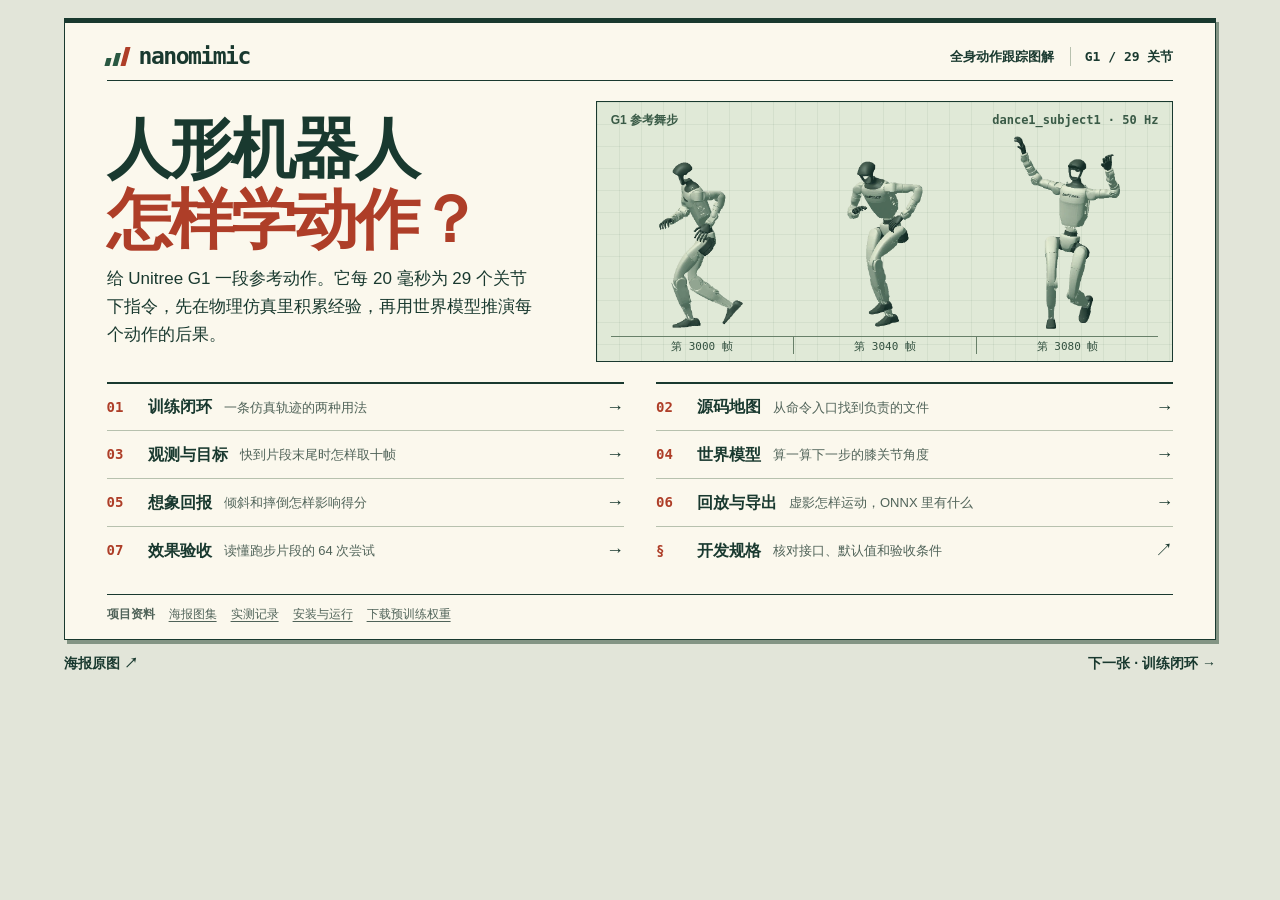
<file: docs/index.html>
<!doctype html>
<html lang="zh-CN">
<head>
  <meta charset="utf-8">
  <meta name="viewport" content="width=device-width, initial-scale=1">
  <meta name="description" content="用七张交互图解了解 Unitree G1 怎样在可微世界模型中学习全身动作跟踪。">
  <meta http-equiv="refresh" content="0; url=wiki/html/">
  <title>nanomimic · Unitree G1 全身动作跟踪图解</title>
</head>
<body>
  <p><a href="wiki/html/">打开 nanomimic 交互图解</a></p>
</body>
</html>
</file>
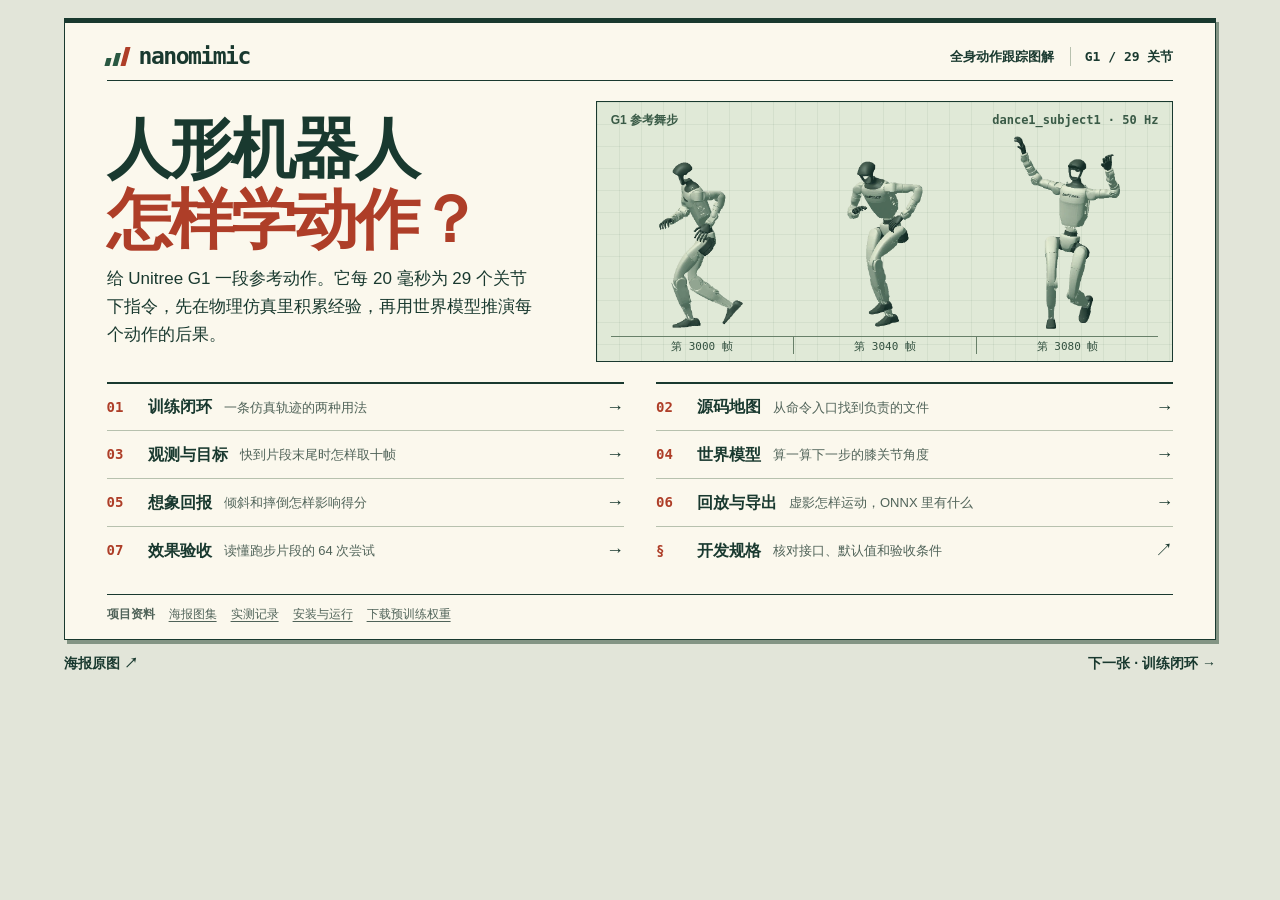
<file: docs/wiki/html/index.html>
<!doctype html>
<html lang="zh-CN">
<head>
  <meta charset="utf-8">
  <meta name="viewport" content="width=device-width, initial-scale=1">
  <title>人形机器人怎样学动作？ · nanomimic 图解</title>
  <link rel="icon" href="data:,">
  <link rel="stylesheet" href="assets/wiki.css">
  <script defer src="assets/controls.js"></script>
</head>
<body>
  <main class="sheet" data-screen-label="图册目录">
    <header class="mast">
      <a class="brand" href="index.html" aria-label="nanomimic 图册目录"><span class="mark" aria-hidden="true"><i></i><i></i><i></i></span>nanomimic</a>
      <div class="mast-end"><span>全身动作跟踪图解</span><span class="folio">G1 / 29 关节</span></div>
    </header>
    <div class="cover-hero">
      <header class="cover-title">
        <h1>人形机器人<br><em>怎样学动作？</em></h1>
        <p>给 Unitree G1 一段参考动作。它每 20 毫秒为 29 个关节下指令，先在物理仿真里积累经验，再用世界模型推演每个动作的后果。</p>
      </header>
      <section class="film grid-paper" aria-label="同一段参考舞步的三个姿势，按时间从左到右排列">
        <div class="fig-head"><span>G1 参考舞步</span><span class="mono">dance1_subject1 · 50 Hz</span></div>
        <div class="filmstrip">
          <figure><img src="assets/g1-3000.webp" width="392" height="667" alt="G1 屈肘迈步"><figcaption>第 3000 帧</figcaption></figure>
          <figure><img src="assets/g1-3040.webp" width="392" height="667" alt="G1 转身屈膝"><figcaption>第 3040 帧</figcaption></figure>
          <figure><img src="assets/g1-3080.webp" width="392" height="667" alt="G1 举起双臂并抬腿"><figcaption>第 3080 帧</figcaption></figure>
        </div>
      </section>
    </div>
    <nav class="toc" aria-label="图解目录">
      <a href="01-training.html"><span class="toc-no">01</span><span class="toc-name">训练闭环</span><span class="toc-summary">一条仿真轨迹的两种用法</span><span class="go" aria-hidden="true">→</span></a>
      <a href="02-architecture.html"><span class="toc-no">02</span><span class="toc-name">源码地图</span><span class="toc-summary">从命令入口找到负责的文件</span><span class="go" aria-hidden="true">→</span></a>
      <a href="03-observations.html"><span class="toc-no">03</span><span class="toc-name">观测与目标</span><span class="toc-summary">快到片段末尾时怎样取十帧</span><span class="go" aria-hidden="true">→</span></a>
      <a href="04-world-model.html"><span class="toc-no">04</span><span class="toc-name">世界模型</span><span class="toc-summary">算一算下一步的膝关节角度</span><span class="go" aria-hidden="true">→</span></a>
      <a href="05-return.html"><span class="toc-no">05</span><span class="toc-name">想象回报</span><span class="toc-summary">倾斜和摔倒怎样影响得分</span><span class="go" aria-hidden="true">→</span></a>
      <a href="06-runtime.html"><span class="toc-no">06</span><span class="toc-name">回放与导出</span><span class="toc-summary">虚影怎样运动，ONNX 里有什么</span><span class="go" aria-hidden="true">→</span></a>
      <a href="07-evaluation.html"><span class="toc-no">07</span><span class="toc-name">效果验收</span><span class="toc-summary">读懂跑步片段的 64 次尝试</span><span class="go" aria-hidden="true">→</span></a>
      <a href="../../SPEC.md"><span class="toc-no" aria-hidden="true">§</span><span class="toc-name">开发规格</span><span class="toc-summary">核对接口、默认值和验收条件</span><span class="go" aria-hidden="true">↗</span></a>
    </nav>
    <footer class="sources">
      <strong>项目资料</strong>
      <a href="../README.md">海报图集</a>
      <a href="../../NOTES_ARCHIVE.md">实测记录</a>
      <a href="../../QUICKSTART.md">安装与运行</a>
      <a href="https://github.com/JasonG98/nanomimic/releases/tag/v0.1.0">下载预训练权重</a>
    </footer>
  </main>
  <nav class="page-nav" aria-label="海报导航">
    <div><a href="../00-index.png">海报原图 ↗</a></div>
    <div><a href="01-training.html" rel="next">下一张 · 训练闭环 →</a></div>
  </nav>
</body>
</html>
</file>
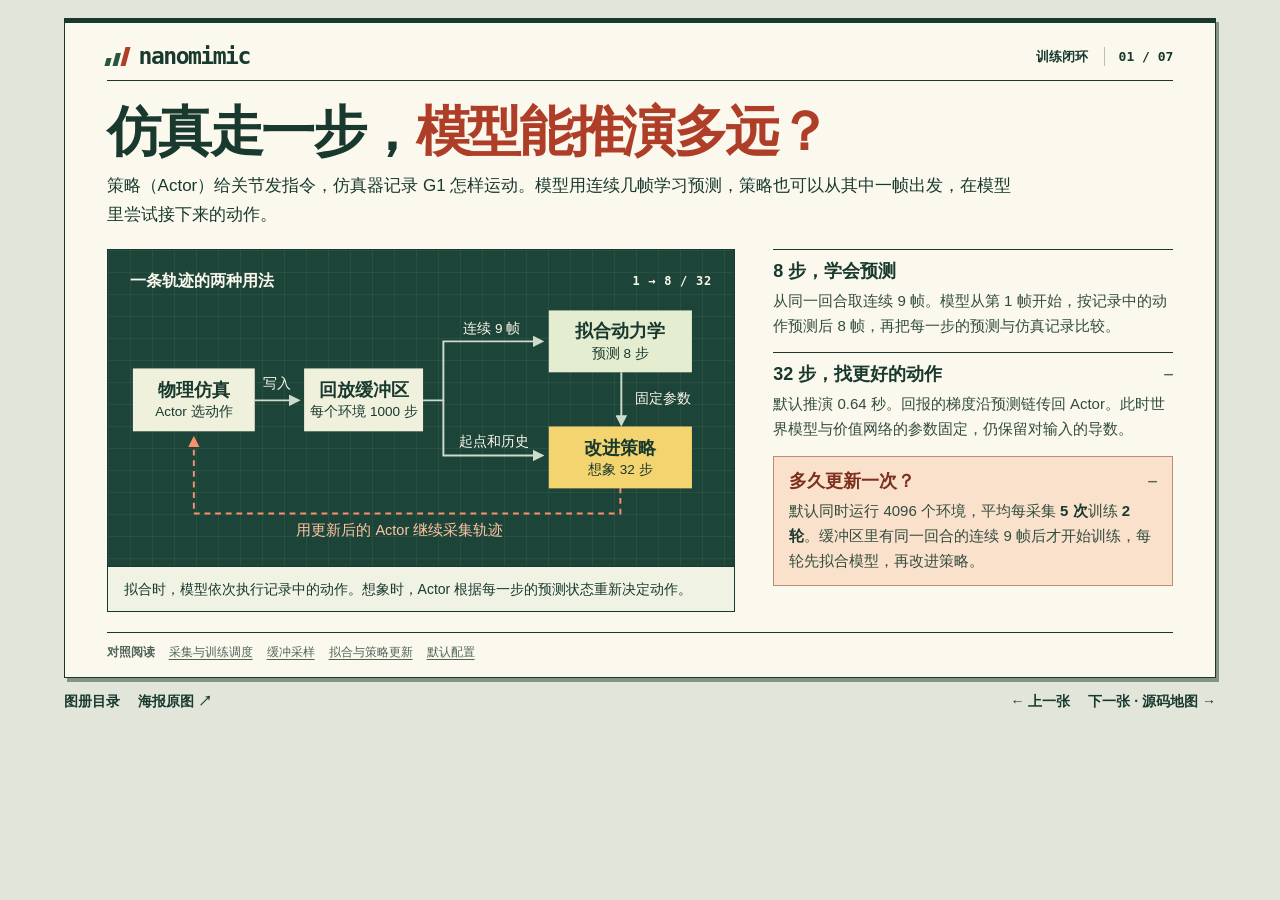
<file: docs/wiki/html/01-training.html>
<!doctype html>
<html lang="zh-CN">
<head>
  <meta charset="utf-8">
  <meta name="viewport" content="width=device-width, initial-scale=1">
  <title>仿真走一步，模型能推演多远？ · nanomimic 图解</title>
  <link rel="icon" href="data:,">
  <link rel="stylesheet" href="assets/wiki.css">
  <script defer src="assets/controls.js"></script>
</head>
<body>
  <main class="sheet" data-screen-label="训练闭环">
    <header class="mast">
      <a class="brand" href="index.html" aria-label="nanomimic 图册目录"><span class="mark" aria-hidden="true"><i></i><i></i><i></i></span>nanomimic</a>
      <div class="mast-end"><span>训练闭环</span><span class="folio">01 / 07</span></div>
    </header>
    <header class="titleblock">
      <h1>仿真走一步，<em>模型能推演多远？</em></h1>
      <p>策略（Actor）给关节发指令，仿真器记录 G1 怎样运动。模型用连续几帧学习预测，策略也可以从其中一帧出发，在模型里尝试接下来的动作。</p>
    </header>
    <div class="spread">
      <figure class="plate training-figure">
        <div class="plate-inner blueprint">
          <div class="fig-head"><span>一条轨迹的两种用法</span><span class="fig-no">1 → 8 / 32</span></div>
          <svg class="diagram" viewBox="0 0 602 263" role="img" aria-labelledby="flow-title flow-desc">
            <title id="flow-title">一段仿真记录如何用于训练模型和策略</title>
            <desc id="flow-desc">仿真器每走一步就把记录写入缓冲区。用连续九帧训练模型预测八步，也可以从一帧及其观测历史出发，让策略在模型中尝试三十二步。更新后的策略继续在仿真中采集数据。</desc>
            <defs>
              <marker id="arrow" viewBox="0 0 10 10" refX="8" refY="5" markerWidth="6" markerHeight="6" orient="auto"><path d="M0 0 10 5 0 10Z" fill="#cddbcc"/></marker>
              <marker id="return-arrow" viewBox="0 0 10 10" refX="8" refY="5" markerWidth="6" markerHeight="6" orient="auto"><path d="M0 0 10 5 0 10Z" fill="#fa906c"/></marker>
            </defs>
            <g fill="none" stroke="#cddbcc" stroke-width="2" marker-end="url(#arrow)">
              <path d="M129 111H174"/><path d="M303 111H324V50H426"/><path d="M324 111V168H426"/>
              <path d="M508 82V136"/>
            </g>
            <path d="M507 201V228H66V150" fill="none" stroke="#fa906c" stroke-width="2" stroke-dasharray="6 5" marker-end="url(#return-arrow)"/>
            <g text-anchor="middle">
              <rect x="3" y="78" width="126" height="65" fill="#eff1dd"/><rect x="180" y="78" width="123" height="65" fill="#eff1dd"/>
              <rect x="433" y="18" width="148" height="64" fill="#e4edcf"/><rect x="433" y="138" width="148" height="64" fill="#f3d46e"/>
              <g color="#19392f">
                <text x="66" y="106" class="node-title">物理仿真</text><text x="66" y="127" class="node-sub">Actor 选动作</text>
                <text x="242" y="106" class="node-title">回放缓冲区</text><text x="242" y="127" class="node-sub">每个环境 1000 步</text>
                <text x="507" y="46" class="node-title">拟合动力学</text><text x="507" y="67" class="node-sub">预测 8 步</text>
                <text x="507" y="166" class="node-title">改进策略</text><text x="507" y="187" class="node-sub">想象 32 步</text>
              </g>
              <g class="node-sub"><text x="152" y="98">写入</text><text x="374" y="41">连续 9 帧</text><text x="376" y="158">起点和历史</text><text x="551" y="114">固定参数</text></g>
              <text x="279" y="250" color="#ffc5a4" font-size="15">用更新后的 Actor 继续采集轨迹</text>
            </g>
          </svg>
          <ol class="narrow-flow">
            <li>物理仿真走 1 步，把记录写入缓冲区。</li>
            <li><strong>连续 9 帧</strong> → 用记录中的动作预测后 8 帧。</li>
            <li><strong>起点和观测历史</strong> → 让策略在模型里尝试 32 步。</li>
            <li>用更新后的 Actor 继续采集轨迹。</li>
          </ol>
        </div>
        <figcaption class="fig-caption">拟合时，模型依次执行记录中的动作。想象时，Actor 根据每一步的预测状态重新决定动作。</figcaption>
      </figure>
      <aside class="sidebar">
        <section class="note"><h2>8 步，学会预测</h2><p>从同一回合取连续 9 帧。模型从第 1 帧开始，按记录中的动作预测后 8 帧，再把每一步的预测与仿真记录比较。</p></section>
        <details class="note extra-note" open><summary><h2>32 步，找更好的动作</h2></summary><p>默认推演 0.64 秒。回报的梯度沿预测链传回 Actor。此时世界模型与价值网络的参数固定，仍保留对输入的导数。</p></details>
        <details class="note tint extra-note" open><summary><h2>多久更新一次？</h2></summary><p>默认同时运行 4096 个环境，平均每采集 <strong>5 次</strong>训练 <strong>2 轮</strong>。缓冲区里有同一回合的连续 9 帧后才开始训练，每轮先拟合模型，再改进策略。</p></details>
      </aside>
    </div>
    <footer class="sources">
      <strong>对照阅读</strong>
      <a href="../../../src/nanomimic/training/train.py">采集与训练调度</a>
      <a href="../../../src/nanomimic/rollout/buffer.py">缓冲采样</a>
      <a href="../../../src/nanomimic/training/learning.py">拟合与策略更新</a>
      <a href="../../../src/nanomimic/training/config.py">默认配置</a>
    </footer>
  </main>
  <nav class="page-nav" aria-label="海报导航">
    <div><a href="index.html">图册目录</a><a href="../01-training.png">海报原图 ↗</a></div>
    <div><a href="index.html" rel="prev">← 上一张</a><a href="02-architecture.html" rel="next">下一张 · 源码地图 →</a></div>
  </nav>
</body>
</html>
</file>
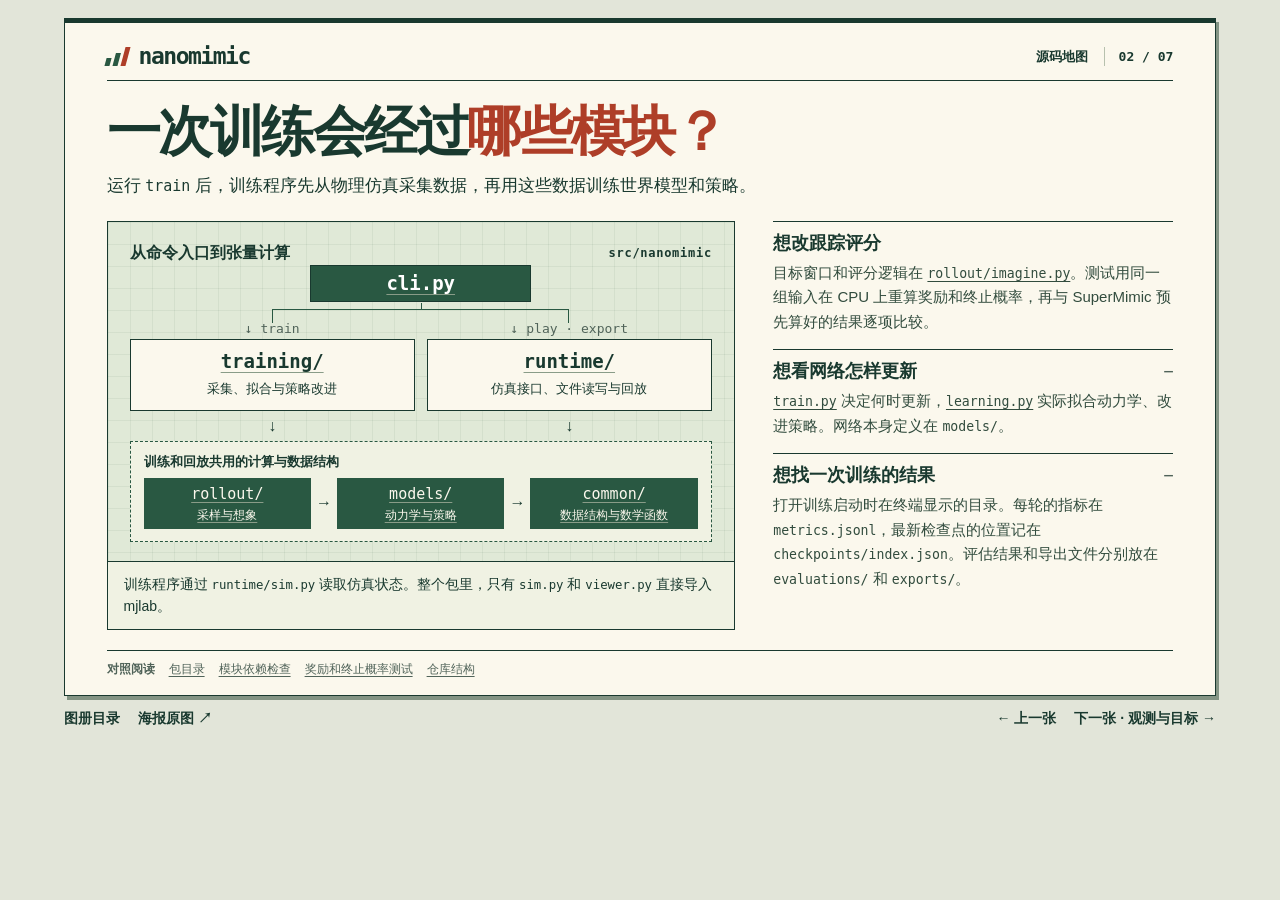
<file: docs/wiki/html/02-architecture.html>
<!doctype html>
<html lang="zh-CN">
<head>
  <meta charset="utf-8">
  <meta name="viewport" content="width=device-width, initial-scale=1">
  <title>一次训练会经过哪些模块？ · nanomimic 图解</title>
  <link rel="icon" href="data:,">
  <link rel="stylesheet" href="assets/wiki.css">
  <script defer src="assets/controls.js"></script>
</head>
<body>
  <main class="sheet" data-screen-label="源码地图">
    <header class="mast">
      <a class="brand" href="index.html" aria-label="nanomimic 图册目录"><span class="mark" aria-hidden="true"><i></i><i></i><i></i></span>nanomimic</a>
      <div class="mast-end"><span>源码地图</span><span class="folio">02 / 07</span></div>
    </header>
    <header class="titleblock">
      <h1>一次训练会经过<em>哪些模块？</em></h1>
      <p>运行 <code>train</code> 后，训练程序先从物理仿真采集数据，再用这些数据训练世界模型和策略。</p>
    </header>
    <div class="spread">
      <figure class="plate">
        <div class="plate-inner grid-paper">
          <div class="fig-head"><span>从命令入口到张量计算</span><span class="fig-no">src/nanomimic</span></div>
          <div class="tree">
            <a class="entry-node" href="../../../src/nanomimic/cli.py"><strong>cli.py</strong></a>
            <div class="entry-fork" aria-hidden="true"></div>
            <div class="branch">
              <div><span class="branch-label">↓ train</span><div class="branch-node"><strong><a href="../../../src/nanomimic/training/train.py">training/</a></strong><small>采集、拟合与策略改进</small></div></div>
              <div><span class="branch-label">↓ play · export</span><div class="branch-node"><strong><a href="../../../src/nanomimic/runtime/">runtime/</a></strong><small>仿真接口、文件读写与回放</small></div></div>
            </div>
            <div class="branch" aria-hidden="true"><div>↓</div><div>↓</div></div>
            <div class="core">
              <p>训练和回放共用的计算与数据结构</p>
              <div class="core-chain">
                <a href="../../../src/nanomimic/rollout/">rollout/<small>采样与想象</small></a><span>→</span>
                <a href="../../../src/nanomimic/models/">models/<small>动力学与策略</small></a><span>→</span>
                <a href="../../../src/nanomimic/common/">common/<small>数据结构与数学函数</small></a>
              </div>
            </div>
          </div>
        </div>
        <figcaption class="fig-caption">训练程序通过 <code>runtime/sim.py</code> 读取仿真状态。整个包里，只有 <code>sim.py</code> 和 <code>viewer.py</code> 直接导入 mjlab。</figcaption>
      </figure>
      <aside class="sidebar">
        <section class="note"><h2>想改跟踪评分</h2><p>目标窗口和评分逻辑在 <a href="../../../src/nanomimic/rollout/imagine.py"><code>rollout/imagine.py</code></a>。测试用同一组输入在 CPU 上重算奖励和终止概率，再与 SuperMimic 预先算好的结果逐项比较。</p></section>
        <details class="note extra-note" open><summary><h2>想看网络怎样更新</h2></summary><p><a href="../../../src/nanomimic/training/train.py"><code>train.py</code></a> 决定何时更新，<a href="../../../src/nanomimic/training/learning.py"><code>learning.py</code></a> 实际拟合动力学、改进策略。网络本身定义在 <code>models/</code>。</p></details>
        <details class="note extra-note" open><summary><h2>想找一次训练的结果</h2></summary><p>打开训练启动时在终端显示的目录。每轮的指标在 <code>metrics.jsonl</code>，最新检查点的位置记在 <code>checkpoints/index.json</code>。评估结果和导出文件分别放在 <code>evaluations/</code> 和 <code>exports/</code>。</p></details>
      </aside>
    </div>
    <footer class="sources">
      <strong>对照阅读</strong>
      <a href="../../../src/nanomimic/">包目录</a>
      <a href="../../../tests/test_import_rules.py">模块依赖检查</a>
      <a href="../../../tests/test_imagine.py">奖励和终止概率测试</a>
      <a href="../../SPEC.md">仓库结构</a>
    </footer>
  </main>
  <nav class="page-nav" aria-label="海报导航">
    <div><a href="index.html">图册目录</a><a href="../02-architecture.png">海报原图 ↗</a></div>
    <div><a href="01-training.html" rel="prev">← 上一张</a><a href="03-observations.html" rel="next">下一张 · 观测与目标 →</a></div>
  </nav>
</body>
</html>
</file>
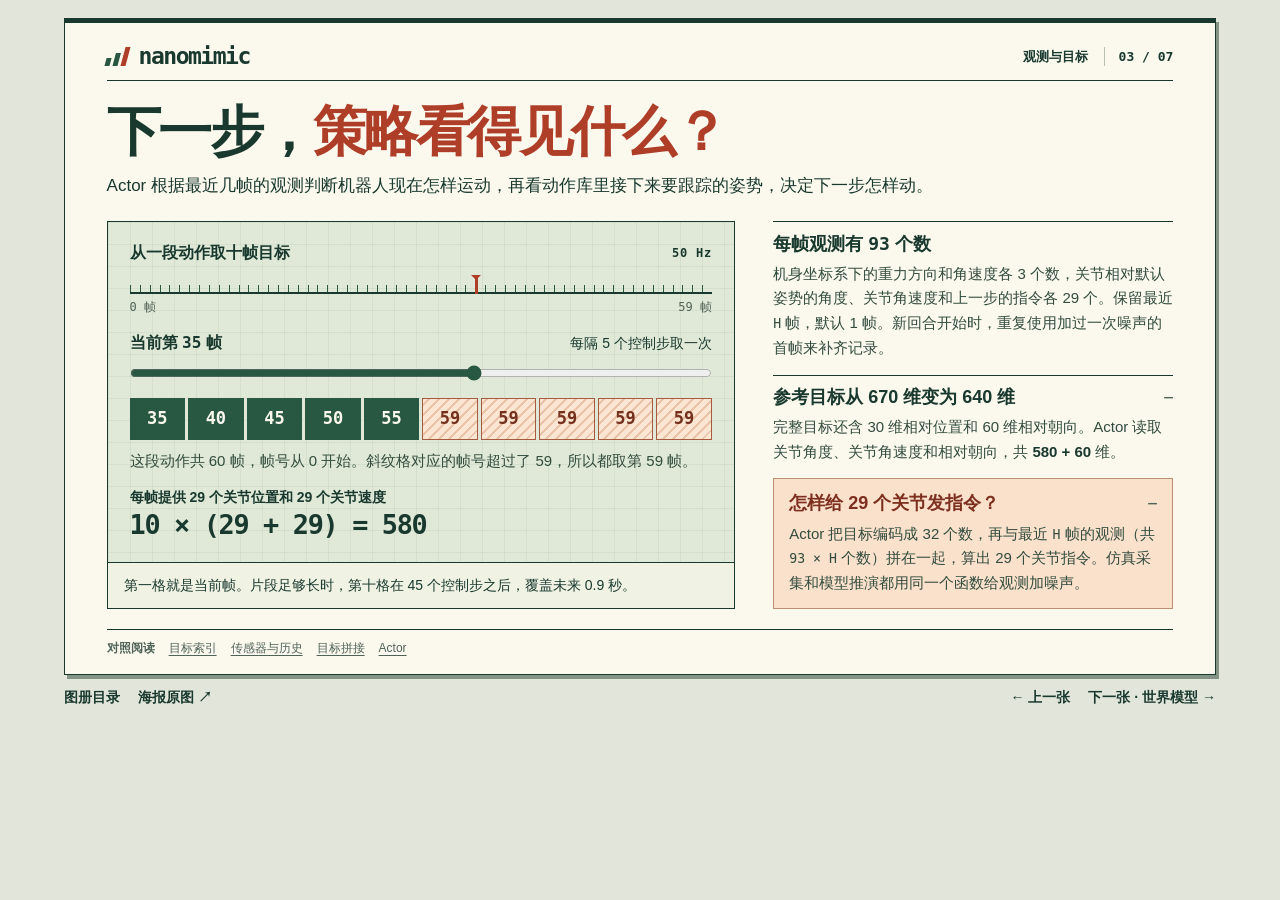
<file: docs/wiki/html/03-observations.html>
<!doctype html>
<html lang="zh-CN">
<head>
  <meta charset="utf-8">
  <meta name="viewport" content="width=device-width, initial-scale=1">
  <title>下一步，策略看得见什么？ · nanomimic 图解</title>
  <link rel="icon" href="data:,">
  <link rel="stylesheet" href="assets/wiki.css">
  <script defer src="assets/controls.js"></script>
</head>
<body>
  <main class="sheet" data-screen-label="观测与目标">
    <header class="mast">
      <a class="brand" href="index.html" aria-label="nanomimic 图册目录"><span class="mark" aria-hidden="true"><i></i><i></i><i></i></span>nanomimic</a>
      <div class="mast-end"><span>观测与目标</span><span class="folio">03 / 07</span></div>
    </header>
    <header class="titleblock">
      <h1>下一步，<em>策略看得见什么？</em></h1>
      <p>Actor 根据最近几帧的观测判断机器人现在怎样运动，再看动作库里接下来要跟踪的姿势，决定下一步怎样动。</p>
    </header>
    <div class="spread">
      <figure class="plate" id="frame-demo">
        <div class="plate-inner grid-paper">
          <div class="fig-head"><span>从一段动作取十帧目标</span><span class="fig-no">50 Hz</span></div>
          <div class="frame-ruler" aria-hidden="true"><i id="frame-marker"></i></div>
          <div class="axis-ends"><span>0 帧</span><span>59 帧</span></div>
          <div class="window-title"><strong>当前第 <output id="frame-value" for="current-frame">35</output> 帧</strong><span>每隔 5 个控制步取一次</span></div>
          <div class="live-control" hidden><input id="current-frame" type="range" min="0" max="59" value="35" aria-label="示例动作的当前帧" aria-describedby="frame-hint"></div>
          <ol class="frame-list" aria-label="按顺序取到的十个目标帧">
            <li>35</li><li>40</li><li>45</li><li>50</li><li>55</li><li class="held">59</li><li class="held">59</li><li class="held">59</li><li class="held">59</li><li class="held">59</li>
          </ol>
          <p class="brief" id="frame-hint">这段动作共 60 帧，帧号从 0 开始。斜纹格对应的帧号超过了 59，所以都取第 59 帧。</p>
          <div class="window-parts"><strong>每帧提供 29 个关节位置和 29 个关节速度</strong><span class="equation">10 × (29 + 29) = 580</span></div>
        </div>
        <figcaption class="fig-caption">第一格就是当前帧。片段足够长时，第十格在 45 个控制步之后，覆盖未来 0.9 秒。</figcaption>
      </figure>
      <aside class="sidebar">
        <section class="note"><h2>每帧观测有 <span class="mono">93</span> 个数</h2><p>机身坐标系下的重力方向和角速度各 3 个数，关节相对默认姿势的角度、关节角速度和上一步的指令各 29 个。保留最近 <code>H</code> 帧，默认 1 帧。新回合开始时，重复使用加过一次噪声的首帧来补齐记录。</p></section>
        <details class="note extra-note" open><summary><h2>参考目标从 670 维变为 640 维</h2></summary><p>完整目标还含 30 维相对位置和 60 维相对朝向。Actor 读取关节角度、关节角速度和相对朝向，共 <strong>580 + 60</strong> 维。</p></details>
        <details class="note tint extra-note" open><summary><h2>怎样给 29 个关节发指令？</h2></summary><p>Actor 把目标编码成 32 个数，再与最近 <code>H</code> 帧的观测（共 <code>93 × H</code> 个数）拼在一起，算出 29 个关节指令。仿真采集和模型推演都用同一个函数给观测加噪声。</p></details>
      </aside>
    </div>
    <footer class="sources">
      <strong>对照阅读</strong>
      <a href="../../../src/nanomimic/common/specs.py">目标索引</a>
      <a href="../../../src/nanomimic/rollout/sensor.py">传感器与历史</a>
      <a href="../../../src/nanomimic/rollout/imagine.py">目标拼接</a>
      <a href="../../../src/nanomimic/models/policy.py">Actor</a>
    </footer>
  </main>
  <nav class="page-nav" aria-label="海报导航">
    <div><a href="index.html">图册目录</a><a href="../03-observations.png">海报原图 ↗</a></div>
    <div><a href="02-architecture.html" rel="prev">← 上一张</a><a href="04-world-model.html" rel="next">下一张 · 世界模型 →</a></div>
  </nav>
</body>
</html>
</file>
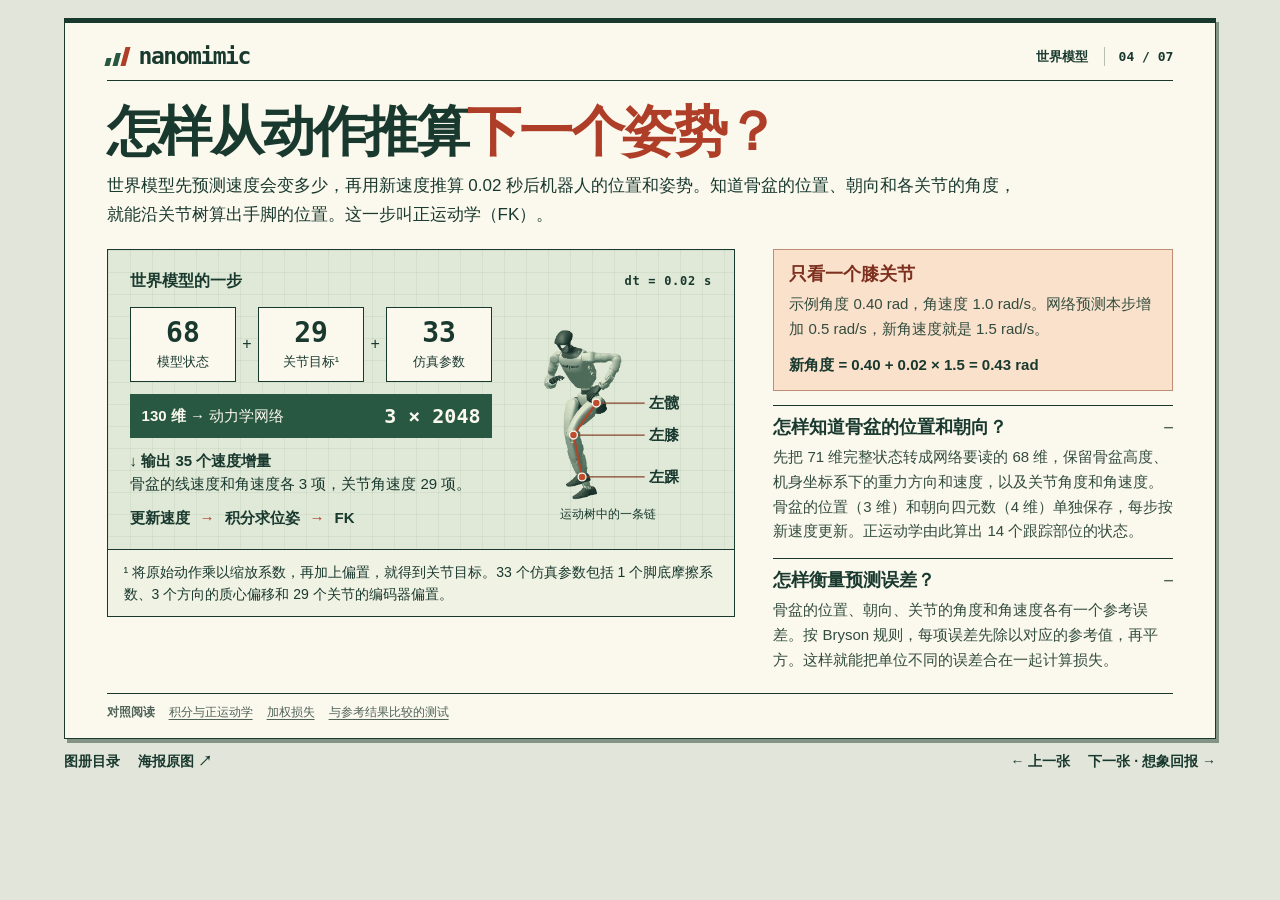
<file: docs/wiki/html/04-world-model.html>
<!doctype html>
<html lang="zh-CN">
<head>
  <meta charset="utf-8">
  <meta name="viewport" content="width=device-width, initial-scale=1">
  <title>怎样从动作推算下一个姿势？ · nanomimic 图解</title>
  <link rel="icon" href="data:,">
  <link rel="stylesheet" href="assets/wiki.css">
  <script defer src="assets/controls.js"></script>
</head>
<body>
  <main class="sheet" data-screen-label="世界模型">
    <header class="mast">
      <a class="brand" href="index.html" aria-label="nanomimic 图册目录"><span class="mark" aria-hidden="true"><i></i><i></i><i></i></span>nanomimic</a>
      <div class="mast-end"><span>世界模型</span><span class="folio">04 / 07</span></div>
    </header>
    <header class="titleblock">
      <h1>怎样从动作推算<em>下一个姿势？</em></h1>
      <p>世界模型先预测速度会变多少，再用新速度推算 0.02 秒后机器人的位置和姿势。知道骨盆的位置、朝向和各关节的角度，就能沿关节树算出手脚的位置。这一步叫正运动学（FK）。</p>
    </header>
    <div class="spread">
      <figure class="plate">
        <div class="plate-inner grid-paper">
          <div class="fig-head"><span>世界模型的一步</span><span class="fig-no">dt = 0.02 s</span></div>
          <div class="model-layout">
            <div class="model-math">
          <div class="representation" aria-label="68 维模型状态、29 维关节目标和 33 维仿真参数，共 130 维输入">
            <div class="term"><b>68</b><small>模型状态</small></div><span>+</span>
            <div class="term"><b>29</b><small>关节目标¹</small></div><span>+</span>
            <div class="term"><b>33</b><small>仿真参数</small></div>
          </div>
          <div class="model-band"><span><strong>130 维</strong> → 动力学网络</span><b>3 × 2048</b></div>
          <p class="under-band"><strong>↓ 输出 35 个速度增量</strong><br>骨盆的线速度和角速度各 3 项，关节角速度 29 项。</p>
          <div class="under-band flow-inline"><strong>更新速度</strong><b>→</b><strong>积分求位姿</strong><b>→</b><strong>FK</strong></div>
            </div>
            <svg class="diagram leg" viewBox="0 0 166 215" role="img" aria-labelledby="leg-title leg-desc">
              <title id="leg-title">G1 左腿正运动学</title>
              <desc id="leg-desc">图中标出舞步第 3040 帧的左髋、左膝和左踝。沿左腿从髋关节算到膝关节，再从膝关节算到脚踝。</desc>
              <image href="assets/g1-3040.webp" width="117.6" height="200.1"/>
              <path d="M71.95 99.32 49.73 130.43 58.08 171.18" fill="none" stroke="#b44427" stroke-width="2"/>
              <g fill="none" stroke="#87462b" stroke-width="1.25"><path d="M72 99.32H119 M50 130.43H119 M59 171.18H119"/></g>
              <g fill="#bd4d2d" stroke="#fbf8ed" stroke-width="1.3"><circle cx="71.95" cy="99.32" r="3.8"/><circle cx="49.73" cy="130.43" r="3.8"/><circle cx="58.08" cy="171.18" r="3.8"/></g>
              <g font-size="15" font-weight="650"><text x="123" y="104">左髋</text><text x="123" y="135">左膝</text><text x="123" y="176">左踝</text></g>
              <text x="83" y="211" font-size="12" text-anchor="middle">运动树中的一条链</text>
            </svg>
          </div>
        </div>
        <figcaption class="fig-caption">¹ 将原始动作乘以缩放系数，再加上偏置，就得到关节目标。33 个仿真参数包括 1 个脚底摩擦系数、3 个方向的质心偏移和 29 个关节的编码器偏置。</figcaption>
      </figure>
      <aside class="sidebar">
        <section class="note tint"><h2>只看一个膝关节</h2><p>示例角度 0.40 rad，角速度 1.0 rad/s。网络预测本步增加 0.5 rad/s，新角速度就是 1.5 rad/s。</p><p class="under-band"><strong>新角度 = 0.40 + 0.02 × 1.5 = 0.43 rad</strong></p></section>
        <details class="note extra-note" open><summary><h2>怎样知道骨盆的位置和朝向？</h2></summary><p>先把 71 维完整状态转成网络要读的 68 维，保留骨盆高度、机身坐标系下的重力方向和速度，以及关节角度和角速度。骨盆的位置（3 维）和朝向四元数（4 维）单独保存，每步按新速度更新。正运动学由此算出 14 个跟踪部位的状态。</p></details>
        <details class="note extra-note" open><summary><h2>怎样衡量预测误差？</h2></summary><p>骨盆的位置、朝向、关节的角度和角速度各有一个参考误差。按 Bryson 规则，每项误差先除以对应的参考值，再平方。这样就能把单位不同的误差合在一起计算损失。</p></details>
      </aside>
    </div>
    <footer class="sources">
      <strong>对照阅读</strong>
      <a href="../../../src/nanomimic/models/model.py">积分与正运动学</a>
      <a href="../../../src/nanomimic/training/learning.py">加权损失</a>
      <a href="../../../tests/test_model.py">与参考结果比较的测试</a>
    </footer>
  </main>
  <nav class="page-nav" aria-label="海报导航">
    <div><a href="index.html">图册目录</a><a href="../04-world-model.png">海报原图 ↗</a></div>
    <div><a href="03-observations.html" rel="prev">← 上一张</a><a href="05-return.html" rel="next">下一张 · 想象回报 →</a></div>
  </nav>
</body>
</html>
</file>
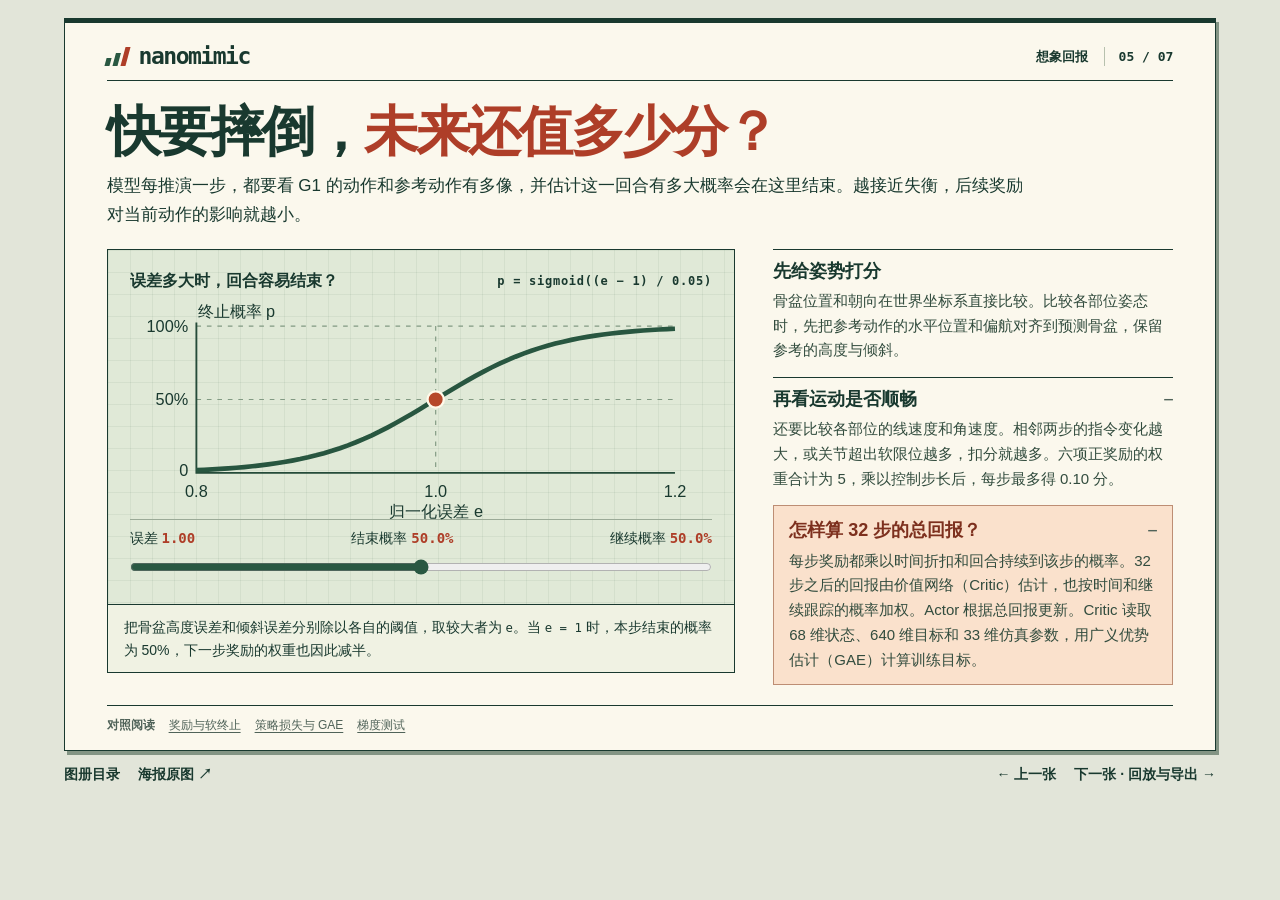
<file: docs/wiki/html/05-return.html>
<!doctype html>
<html lang="zh-CN">
<head>
  <meta charset="utf-8">
  <meta name="viewport" content="width=device-width, initial-scale=1">
  <title>快要摔倒，未来还值多少分？ · nanomimic 图解</title>
  <link rel="icon" href="data:,">
  <link rel="stylesheet" href="assets/wiki.css">
  <script defer src="assets/controls.js"></script>
</head>
<body>
  <main class="sheet" data-screen-label="想象回报">
    <header class="mast">
      <a class="brand" href="index.html" aria-label="nanomimic 图册目录"><span class="mark" aria-hidden="true"><i></i><i></i><i></i></span>nanomimic</a>
      <div class="mast-end"><span>想象回报</span><span class="folio">05 / 07</span></div>
    </header>
    <header class="titleblock">
      <h1>快要摔倒，<em>未来还值多少分？</em></h1>
      <p>模型每推演一步，都要看 G1 的动作和参考动作有多像，并估计这一回合有多大概率会在这里结束。越接近失衡，后续奖励对当前动作的影响就越小。</p>
    </header>
    <div class="spread">
      <figure class="plate" id="risk-demo">
        <div class="plate-inner grid-paper">
          <div class="fig-head"><span>误差多大时，回合容易结束？</span><span class="fig-no">p = sigmoid((e − 1) / 0.05)</span></div>
          <div class="chart-wrap">
            <svg class="diagram chart" viewBox="0 0 500 191" role="img" aria-labelledby="risk-title risk-desc">
              <title id="risk-title">归一化误差与终止概率的关系</title>
              <desc id="risk-desc">误差从 0.8 增至 1.2 时，终止概率由约百分之二平滑升至约百分之九十八，经过阈值 1 时为百分之五十。</desc>
              <g fill="none" stroke="#829a83" stroke-width="1"><path d="M57 25H468 M57 88H468 M262.5 25V151" stroke-dasharray="4 5"/></g>
              <path d="M57 22V151H468" fill="none" stroke="#254b39" stroke-width="1.6"/>
              <g text-anchor="end"><text x="50" y="30">100%</text><text x="50" y="93">50%</text><text x="50" y="154">0</text></g>
              <g text-anchor="middle" class="svg-code"><text x="57" y="172">0.8</text><text x="262.5" y="172">1.0</text><text x="468" y="172">1.2</text></g>
              <text x="58" y="17">终止概率 p</text><text x="263" y="189" text-anchor="middle">归一化误差 e</text>
              <path d="M57.00 148.73 L63.85 148.42 L70.70 148.06 L77.55 147.65 L84.40 147.19 L91.25 146.66 L98.10 146.07 L104.95 145.39 L111.80 144.63 L118.65 143.78 L125.50 142.81 L132.35 141.73 L139.20 140.52 L146.05 139.17 L152.90 137.66 L159.75 135.98 L166.60 134.13 L173.45 132.08 L180.30 129.83 L187.15 127.38 L194.00 124.72 L200.85 121.83 L207.70 118.74 L214.55 115.44 L221.40 111.94 L228.25 108.26 L235.10 104.41 L241.95 100.43 L248.80 96.35 L255.65 92.19 L262.50 88.00 L269.35 83.81 L276.20 79.65 L283.05 75.57 L289.90 71.59 L296.75 67.74 L303.60 64.06 L310.45 60.56 L317.30 57.26 L324.15 54.17 L331.00 51.28 L337.85 48.62 L344.70 46.17 L351.55 43.92 L358.40 41.87 L365.25 40.02 L372.10 38.34 L378.95 36.83 L385.80 35.48 L392.65 34.27 L399.50 33.19 L406.35 32.22 L413.20 31.37 L420.05 30.61 L426.90 29.93 L433.75 29.34 L440.60 28.81 L447.45 28.35 L454.30 27.94 L461.15 27.58 L468.00 27.27" fill="none" stroke="#285640" stroke-width="4"/>
              <circle id="risk-point" cx="262.5" cy="88" r="7" fill="#b6482a" stroke="#fff9e9" stroke-width="2"/>
            </svg>
          </div>
          <div class="plot-readout">
            <span>误差 <output for="risk-input" id="risk-value">1.00</output></span>
            <span>结束概率 <output for="risk-input" id="risk-prob">50.0%</output></span>
            <span>继续概率 <output for="risk-input" id="risk-survive">50.0%</output></span>
          </div>
          <div class="live-control" hidden><input type="range" id="risk-input" aria-label="用于计算终止概率的归一化误差" min="0.8" max="1.2" step="0.01" value="1"></div>
        </div>
        <figcaption class="fig-caption">把骨盆高度误差和倾斜误差分别除以各自的阈值，取较大者为 <code>e</code>。当 <code>e = 1</code> 时，本步结束的概率为 50%，下一步奖励的权重也因此减半。</figcaption>
      </figure>
      <aside class="sidebar">
        <section class="note"><h2>先给姿势打分</h2><p>骨盆位置和朝向在世界坐标系直接比较。比较各部位姿态时，先把参考动作的水平位置和偏航对齐到预测骨盆，保留参考的高度与倾斜。</p></section>
        <details class="note extra-note" open><summary><h2>再看运动是否顺畅</h2></summary><p>还要比较各部位的线速度和角速度。相邻两步的指令变化越大，或关节超出软限位越多，扣分就越多。六项正奖励的权重合计为 5，乘以控制步长后，每步最多得 0.10 分。</p></details>
        <details class="note tint extra-note" open><summary><h2>怎样算 32 步的总回报？</h2></summary><p>每步奖励都乘以时间折扣和回合持续到该步的概率。32 步之后的回报由价值网络（Critic）估计，也按时间和继续跟踪的概率加权。Actor 根据总回报更新。Critic 读取 68 维状态、640 维目标和 33 维仿真参数，用广义优势估计（GAE）计算训练目标。</p></details>
      </aside>
    </div>
    <footer class="sources">
      <strong>对照阅读</strong>
      <a href="../../../src/nanomimic/rollout/imagine.py">奖励与软终止</a>
      <a href="../../../src/nanomimic/training/learning.py">策略损失与 GAE</a>
      <a href="../../../tests/test_imagine.py">梯度测试</a>
    </footer>
  </main>
  <nav class="page-nav" aria-label="海报导航">
    <div><a href="index.html">图册目录</a><a href="../05-return.png">海报原图 ↗</a></div>
    <div><a href="04-world-model.html" rel="prev">← 上一张</a><a href="06-runtime.html" rel="next">下一张 · 回放与导出 →</a></div>
  </nav>
</body>
</html>
</file>
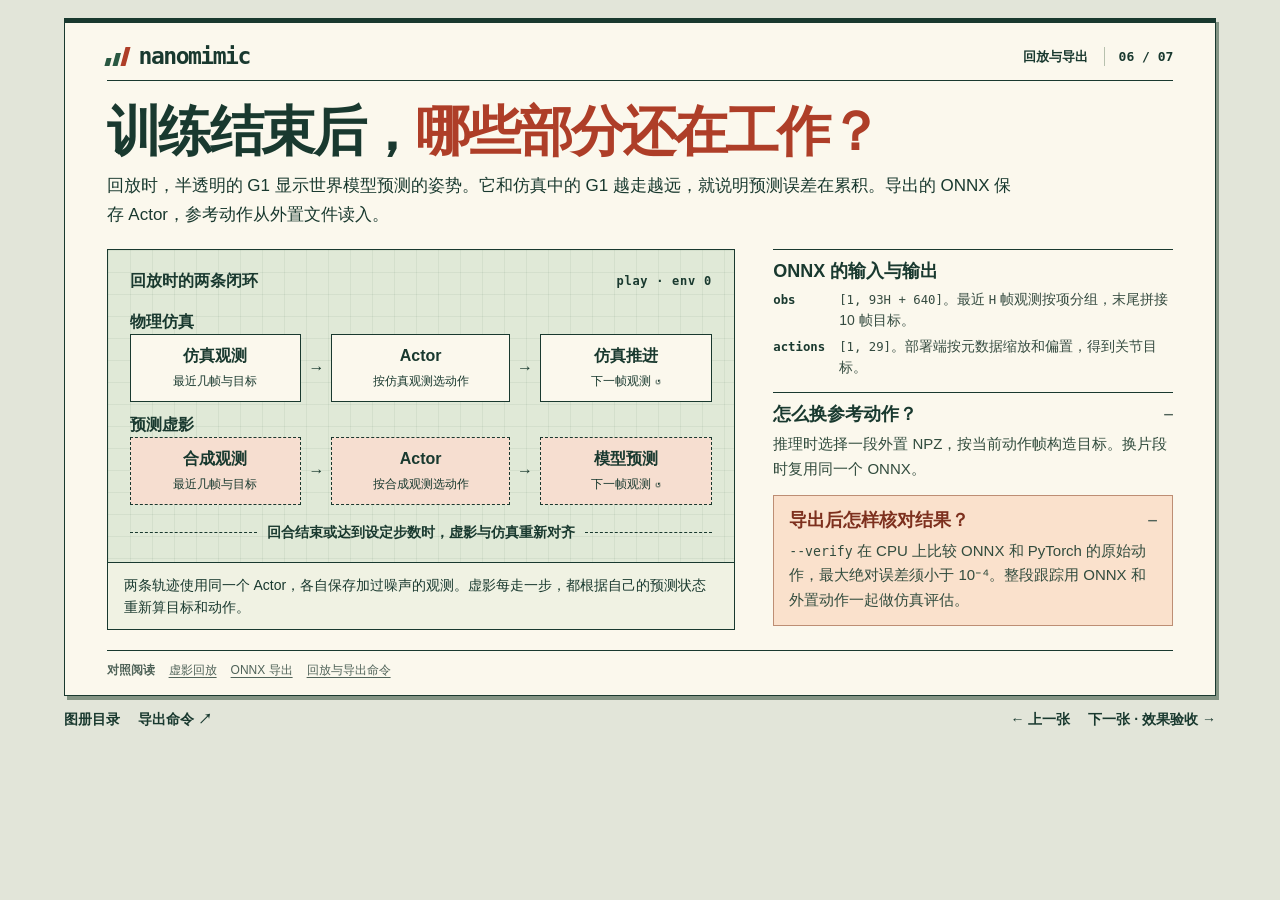
<file: docs/wiki/html/06-runtime.html>
<!doctype html>
<html lang="zh-CN">
<head>
  <meta charset="utf-8">
  <meta name="viewport" content="width=device-width, initial-scale=1">
  <title>训练结束后，哪些部分还在工作？ · nanomimic 图解</title>
  <link rel="icon" href="data:,">
  <link rel="stylesheet" href="assets/wiki.css">
  <script defer src="assets/controls.js"></script>
</head>
<body>
  <main class="sheet" data-screen-label="回放与导出">
    <header class="mast">
      <a class="brand" href="index.html" aria-label="nanomimic 图册目录"><span class="mark" aria-hidden="true"><i></i><i></i><i></i></span>nanomimic</a>
      <div class="mast-end"><span>回放与导出</span><span class="folio">06 / 07</span></div>
    </header>
    <header class="titleblock">
      <h1>训练结束后，<em>哪些部分还在工作？</em></h1>
      <p>回放时，半透明的 G1 显示世界模型预测的姿势。它和仿真中的 G1 越走越远，就说明预测误差在累积。导出的 ONNX 保存 Actor，参考动作从外置文件读入。</p>
    </header>
    <div class="spread">
      <figure class="plate">
        <div class="plate-inner grid-paper">
          <div class="fig-head"><span>回放时的两条闭环</span><span class="fig-no">play · env 0</span></div>
          <div class="lanes">
            <div><strong>物理仿真</strong><div class="lane">
              <span><b>仿真观测</b><small>最近几帧与目标</small></span><span class="arrow">→</span>
              <span><b>Actor</b><small>按仿真观测选动作</small></span><span class="arrow">→</span>
              <span><b>仿真推进</b><small>下一帧观测 ↺</small></span>
            </div></div>
            <div><strong>预测虚影</strong><div class="lane pred">
              <span><b>合成观测</b><small>最近几帧与目标</small></span><span class="arrow">→</span>
              <span><b>Actor</b><small>按合成观测选动作</small></span><span class="arrow">→</span>
              <span><b>模型预测</b><small>下一帧观测 ↺</small></span>
            </div></div>
          </div>
          <div class="sync-line">回合结束或达到设定步数时，虚影与仿真重新对齐</div>
        </div>
        <figcaption class="fig-caption">两条轨迹使用同一个 Actor，各自保存加过噪声的观测。虚影每走一步，都根据自己的预测状态重新算目标和动作。</figcaption>
      </figure>
      <aside class="sidebar">
        <section class="note"><h2>ONNX 的输入与输出</h2><dl class="ledger">
          <dt><code>obs</code></dt><dd><code>[1, 93H + 640]</code>。最近 <code>H</code> 帧观测按项分组，末尾拼接 10 帧目标。</dd>
          <dt><code>actions</code></dt><dd><code>[1, 29]</code>。部署端按元数据缩放和偏置，得到关节目标。</dd>
        </dl></section>
        <details class="note extra-note" open><summary><h2>怎么换参考动作？</h2></summary><p>推理时选择一段外置 NPZ，按当前动作帧构造目标。换片段时复用同一个 ONNX。</p></details>
        <details class="note tint extra-note" open><summary><h2>导出后怎样核对结果？</h2></summary><p><code>--verify</code> 在 CPU 上比较 ONNX 和 PyTorch 的原始动作，最大绝对误差须小于 10⁻⁴。整段跟踪用 ONNX 和外置动作一起做仿真评估。</p></details>
      </aside>
    </div>
    <footer class="sources">
      <strong>对照阅读</strong>
      <a href="../../../src/nanomimic/runtime/viewer.py">虚影回放</a>
      <a href="../../../src/nanomimic/runtime/export.py">ONNX 导出</a>
      <a href="../../QUICKSTART.md">回放与导出命令</a>
    </footer>
  </main>
  <nav class="page-nav" aria-label="海报导航">
    <div><a href="index.html">图册目录</a><a href="../../QUICKSTART.md#导出-actor-并评估-onnx">导出命令 ↗</a></div>
    <div><a href="05-return.html" rel="prev">← 上一张</a><a href="07-evaluation.html" rel="next">下一张 · 效果验收 →</a></div>
  </nav>
</body>
</html>
</file>
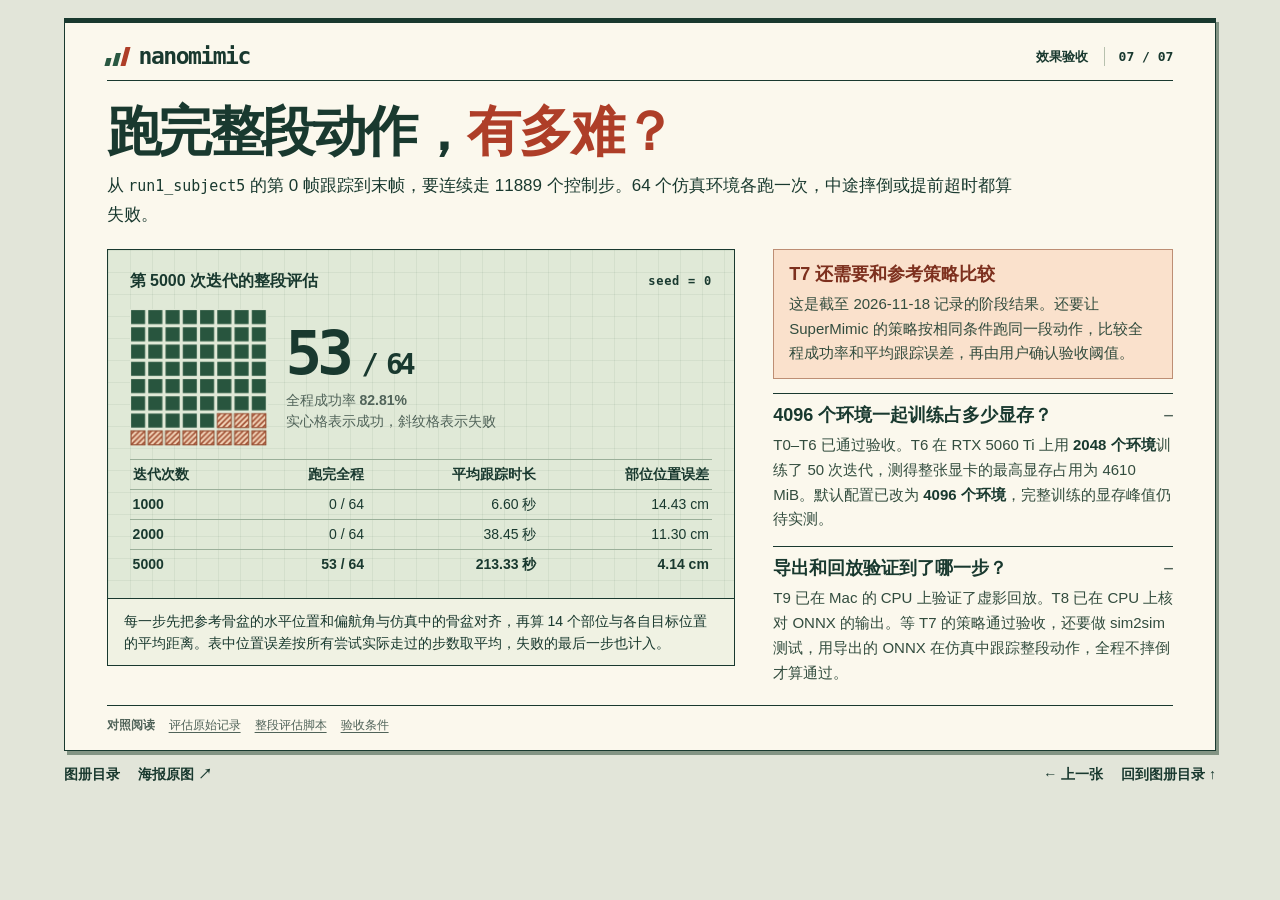
<file: docs/wiki/html/07-evaluation.html>
<!doctype html>
<html lang="zh-CN">
<head>
  <meta charset="utf-8">
  <meta name="viewport" content="width=device-width, initial-scale=1">
  <title>跑完整段动作，有多难？ · nanomimic 图解</title>
  <link rel="icon" href="data:,">
  <link rel="stylesheet" href="assets/wiki.css">
  <script defer src="assets/controls.js"></script>
</head>
<body>
  <main class="sheet" data-screen-label="效果验收">
    <header class="mast">
      <a class="brand" href="index.html" aria-label="nanomimic 图册目录"><span class="mark" aria-hidden="true"><i></i><i></i><i></i></span>nanomimic</a>
      <div class="mast-end"><span>效果验收</span><span class="folio">07 / 07</span></div>
    </header>
    <header class="titleblock">
      <h1>跑完整段动作，<em>有多难？</em></h1>
      <p>从 <code>run1_subject5</code> 的第 0 帧跟踪到末帧，要连续走 11889 个控制步。64 个仿真环境各跑一次，中途摔倒或提前超时都算失败。</p>
    </header>
    <div class="spread">
      <figure class="plate">
        <div class="plate-inner grid-paper">
          <div class="fig-head"><span>第 5000 次迭代的整段评估</span><span class="fig-no">seed = 0</span></div>
          <div class="eval-head">
            <svg class="waffle" viewBox="0 0 128 128" role="img" aria-labelledby="score-title">
              <title id="score-title">64 格代表 64 次尝试，53 格实心为成功，11 格斜纹为失败，按结果归类展示</title>
              <defs>
                <pattern id="stripes" width="5" height="5" patternUnits="userSpaceOnUse"><rect width="5" height="5" fill="#f5d9be"/><path d="M-1 1 1 -1 M0 5 5 0 M4 6 6 4" stroke="#994326" stroke-width="1.5"/></pattern>
                <pattern id="fail" width="16" height="16" patternUnits="userSpaceOnUse"><rect x="1" y="1" width="13" height="13" fill="url(#stripes)" stroke="#93492c"/></pattern>
                <pattern id="pass" width="16" height="16" patternUnits="userSpaceOnUse"><rect x="0" y="0" width="16" height="16" fill="#e0e9d7"/><rect x="1" y="1" width="13" height="13" fill="#28553e"/></pattern>
              </defs>
              <rect width="128" height="128" fill="url(#fail)"/><path d="M0 0H128V96H80V112H0Z" fill="url(#pass)"/>
            </svg>
            <div><div class="score">53<small> / 64</small></div><p class="score-label">全程成功率 <b>82.81%</b><br>实心格表示成功，斜纹格表示失败</p></div>
          </div>
          <table class="comparison">
            <thead><tr><th scope="col">迭代次数</th><th scope="col">跑完全程</th><th scope="col">平均跟踪时长</th><th scope="col">部位位置误差</th></tr></thead>
            <tbody>
              <tr><th scope="row">1000</th><td>0 / 64</td><td>6.60 秒</td><td>14.43 cm</td></tr>
              <tr><th scope="row">2000</th><td>0 / 64</td><td>38.45 秒</td><td>11.30 cm</td></tr>
              <tr><th scope="row">5000</th><td>53 / 64</td><td>213.33 秒</td><td>4.14 cm</td></tr>
            </tbody>
          </table>
        </div>
        <figcaption class="fig-caption">每一步先把参考骨盆的水平位置和偏航角与仿真中的骨盆对齐，再算 14 个部位与各自目标位置的平均距离。表中位置误差按所有尝试实际走过的步数取平均，失败的最后一步也计入。</figcaption>
      </figure>
      <aside class="sidebar">
        <section class="note tint"><h2>T7 还需要和参考策略比较</h2><p>这是截至 2026-11-18 记录的阶段结果。还要让 SuperMimic 的策略按相同条件跑同一段动作，比较全程成功率和平均跟踪误差，再由用户确认验收阈值。</p></section>
        <details class="note extra-note" open><summary><h2>4096 个环境一起训练占多少显存？</h2></summary><p>T0–T6 已通过验收。T6 在 RTX 5060 Ti 上用 <strong>2048 个环境</strong>训练了 50 次迭代，测得整张显卡的最高显存占用为 4610 MiB。默认配置已改为 <strong>4096 个环境</strong>，完整训练的显存峰值仍待实测。</p></details>
        <details class="note extra-note" open><summary><h2>导出和回放验证到了哪一步？</h2></summary><p>T9 已在 Mac 的 CPU 上验证了虚影回放。T8 已在 CPU 上核对 ONNX 的输出。等 T7 的策略通过验收，还要做 sim2sim 测试，用导出的 ONNX 在仿真中跟踪整段动作，全程不摔倒才算通过。</p></details>
      </aside>
    </div>
    <footer class="sources">
      <strong>对照阅读</strong>
      <a href="../../NOTES_ARCHIVE.md#已记录的阶段结果">评估原始记录</a>
      <a href="../../../tools/evaluate_tracking.py">整段评估脚本</a>
      <a href="../../SPEC.md">验收条件</a>
    </footer>
  </main>
  <nav class="page-nav" aria-label="海报导航">
    <div><a href="index.html">图册目录</a><a href="../07-evaluation.png">海报原图 ↗</a></div>
    <div><a href="06-runtime.html" rel="prev">← 上一张</a><a href="index.html" rel="next">回到图册目录 ↑</a></div>
  </nav>
</body>
</html>
</file>
<file: docs/wiki/html/assets/wiki.css>
/* nanomimic 图解的共享排版。
   每张纸容纳一个问题、主图和出处；窄屏重排，打印保留单张横向海报。
   图内单位、纹理和文字共同传达含义，离线使用本机字体。 */

:root {
  color-scheme: light;
  --paper: #fbf8ed;
  --ink: #19392f;
  --green: #295842;
  --muted: #506359;
  --line: #b7c1ae;
  --sage: #e0e9d7;
  --pale: #f0f2e3;
  --red: #ae3e28;
  --orange: #fa906c;
  --peach: #fae1cc;
  --yellow: #f3d46e;
  --sans: "PingFang SC", "Hiragino Sans GB", "Microsoft YaHei", "Noto Sans CJK SC", sans-serif;
  --mono: "IBM Plex Mono", ui-monospace, "SFMono-Regular", Menlo, Consolas, monospace;
}
* { box-sizing: border-box; }
body {
  margin: 0;
  padding: 18px 16px 12px;
  color: var(--ink);
  background: #e2e5d9;
  font: 16px/1.5 var(--sans);
  -webkit-font-smoothing: antialiased;
}
h1, h2, h3, p, figure, ol, dl, dd, pre { margin: 0; }
a { color: inherit; text-underline-offset: .22em; }
a:hover { color: var(--red); }
a:focus-visible, input:focus-visible { outline: 3px solid var(--red); outline-offset: 3px; }
code, .mono, .folio, .fig-no, .count, .toc-no, output { font-family: var(--mono); font-variant-numeric: tabular-nums; }
code { font-size: .88em; overflow-wrap: anywhere; }
.sheet, .page-nav { width: min(1152px, 100%); margin-inline: auto; }
.sheet {
  position: relative;
  display: flex;
  flex-direction: column;
  gap: 20px;
  min-height: 620px;
  padding: 22px clamp(22px, 3.25vw, 46px) 16px;
  border: 1px solid var(--ink);
  border-top-width: 5px;
  background: var(--paper);
  box-shadow: 3px 4px 0 #839484;
}
.mast, .brand, .mast-end, .sources, .page-nav, .page-nav a, .fig-head, .control-label {
  display: flex;
  align-items: center;
}
.mast { justify-content: space-between; gap: 12px; padding-bottom: 12px; border-bottom: 1px solid var(--ink); }
.brand { gap: 9px; color: var(--ink); text-decoration: none; font: 800 23px/1 var(--mono); letter-spacing: -.065em; }
.mark { display: flex; align-items: end; gap: 3px; width: 23px; height: 19px; transform: skew(-15deg); }
.mark i { background: var(--green); width: 5px; height: 70%; }
.mark i:first-child { height: 43%; }
.mark i:last-child { background: var(--red); height: 100%; }
.mast-end { gap: 16px; font-size: 13px; font-weight: 650; }
.folio { padding-left: 14px; border-left: 1px solid var(--line); font-weight: 600; }
.titleblock h1, .cover-title h1 { font-size: clamp(36px, 4.25vw, 56px); line-height: 1.13; letter-spacing: -.045em; font-weight: 850; }
h1 em { font-style: normal; color: var(--red); }
.titleblock p, .cover-title p { margin-top: 10px; max-width: 54em; font-size: 17px; line-height: 1.65; }
.spread { display: grid; grid-template-columns: minmax(0, 1.57fr) minmax(0, 1fr); gap: clamp(20px, 3vw, 39px); flex: 1; align-items: start; }
.spread > *, .cover-hero > * { min-width: 0; }
.plate { margin: 0; border: 1.5px solid var(--ink); }
.plate-inner { padding: 19px 22px; }
.grid-paper {
  background-color: var(--sage);
  background-image: linear-gradient(90deg, #38553c12 1px, transparent 1px), linear-gradient(#38553c12 1px, transparent 1px);
  background-size: 22px 22px;
}
.blueprint {
  background-color: #1d4438;
  background-image: linear-gradient(90deg, #dcebd310 1px, transparent 1px), linear-gradient(#dcebd310 1px, transparent 1px);
  background-size: 22px 22px;
  color: var(--paper);
}
.fig-head { justify-content: space-between; gap: 8px; font-size: 16px; font-weight: 750; }
.fig-no { font-size: 12px; font-weight: 550; letter-spacing: .06em; }
.fig-caption { padding: 11px 16px; border-top: 1px solid var(--ink); font-size: 14px; line-height: 1.6; background: var(--pale); }
.sidebar { display: grid; align-content: start; gap: 14px; }
.note { border-top: 1px solid var(--ink); padding-top: 9px; }
.note h2, .note h3, .minor-title { font-size: 18px; line-height: 1.4; font-weight: 760; margin-bottom: 5px; }
.note p, .brief { color: #324c3e; font-size: 15px; line-height: 1.65; }
.note strong, .brief strong { color: var(--ink); }
.extra-note summary { display: flex; align-items: baseline; justify-content: space-between; gap: 8px; cursor: pointer; list-style: none; }
.extra-note summary::-webkit-details-marker { display: none; }
.extra-note summary::after { content: "+"; color: var(--muted); font: 17px/1 var(--mono); }
.extra-note[open] summary::after { content: "−"; }
.extra-note summary:focus-visible { outline: 2px solid var(--red); outline-offset: 2px; }
.tint { padding: 12px 15px; background: var(--peach); border: 1px solid #bd8e74; }
.tint h2 { color: #7d301e; }
.metricline { display: flex; flex-wrap: wrap; align-items: baseline; gap: 7px; }
.metricline b { font: 650 27px/1.2 var(--mono); letter-spacing: -.05em; }
.sources { flex-wrap: wrap; margin-top: auto; min-height: 29px; gap: 4px 14px; padding-top: 9px; border-top: 1px solid var(--ink); color: var(--muted); font-size: 12px; }
.sources a { text-decoration-thickness: 1px; }
.page-nav { justify-content: space-between; gap: 8px; font-size: 14px; }
.page-nav div { display: flex; gap: 18px; }
.page-nav a { min-height: 46px; text-decoration: none; font-weight: 650; }
.page-nav a:hover, .toc a:hover .toc-name { text-decoration: underline; }
.cover-hero { display: grid; grid-template-columns: .86fr 1.14fr; gap: 5%; align-items: center; }
.cover-title h1 { font-size: clamp(48px, 5.1vw, 73px); line-height: 1.08; }
.cover-title p { max-width: 26em; }
.film { position: relative; border: 1.5px solid var(--ink); padding: 9px 14px 7px; }
.film .fig-head { font-size: 12px; color: #395a46; }
.filmstrip { display: grid; grid-template-columns: repeat(3, 1fr); margin: 4px 0 0; }
.filmstrip figure { min-width: 0; text-align: center; }
.filmstrip img { display: block; width: 100%; height: 201px; object-fit: contain; }
.filmstrip figcaption { margin-top: 2px; border-top: 1px solid #688069; padding-top: 3px; font: 11px/1.3 var(--mono); color: #335140; }
.filmstrip figure + figure figcaption { border-left: 1px solid #688069; }
.toc { display: grid; grid-template-columns: repeat(2, minmax(0, 1fr)); column-gap: 32px; }
.toc a { display: grid; grid-template-columns: 29px max-content 1fr auto; align-items: center; gap: 12px; min-height: 48px; border-top: 1px solid var(--line); text-decoration: none; }
.toc a:nth-child(-n+2) { border-top: 2px solid var(--ink); }
.toc-no { font-size: 14px; font-weight: 700; color: var(--red); }
.toc-name { font-weight: 750; }
.toc-summary { font-size: 13px; color: var(--muted); }
.toc .go { font-size: 18px; }
.diagram { display: block; width: 100%; height: auto; overflow: visible; }
.diagram text { fill: currentColor; font-family: var(--sans); }
.diagram .svg-code { font-family: var(--mono); }
.diagram .node-title { font-size: 19px; font-weight: 720; }
.diagram .node-sub { font-size: 14px; }
.narrow-flow { display: none; }
.ledger { display: grid; grid-template-columns: max-content 1fr; gap: 5px 14px; font-size: 14px; }
.ledger dt { font-weight: 700; }
.ledger dd { color: #354b40; }
.tree { display: grid; gap: 6px; }
.tree a { font-family: var(--mono); text-decoration: underline; text-decoration-color: #899c88; }
.tree strong { display: block; font: 700 19px/1.25 var(--mono); }
.tree small { font-size: 13px; }
.tree { row-gap: 3px; }
.entry-fork { position: relative; width: calc(50% + 6px); height: 14px; margin: 0 auto -3px; border: 1px solid var(--green); border-bottom: none; transform: translateY(4px); }
.entry-fork::before { content: ""; position: absolute; height: 7px; left: 50%; bottom: 100%; border-left: 1px solid var(--green); }
.entry-node { border: 1px solid var(--ink); background: var(--green); color: white; text-align: center; padding: 6px 10px; justify-self: center; min-width: 38%; }
.entry-node:hover, .core-chain a:hover { color: var(--yellow); }
.branch { display: grid; grid-template-columns: repeat(2, minmax(0, 1fr)); gap: 12px; }
.branch > div { display: grid; grid-template-rows: auto 1fr; justify-items: center; }
.branch-label { font: 13px/1.5 var(--mono); color: var(--muted); }
.branch-node { width: 100%; padding: 10px; background: var(--paper); border: 1px solid var(--ink); text-align: center; }
.branch-node strong { margin-bottom: 2px; }
.core { padding: 10px 13px 12px; background: var(--pale); border: 1px dashed var(--green); }
.core > p { margin-bottom: 7px; font-size: 13px; font-weight: 680; }
.core-chain { display: flex; align-items: center; justify-content: space-between; gap: 5px; }
.core-chain a { flex: 1; padding: 5px 0; text-align: center; background: var(--green); color: var(--paper); font-size: 15px; }
.core-chain a small { display: block; font: 12px/1.5 var(--sans); }
.steps { display: grid; gap: 7px; }
.steps p { font-size: 15px; }
.control-label { gap: 10px; justify-content: space-between; font-weight: 700; font-size: 15px; }
input[type="range"] { width: 100%; margin: 4px 0; display: block; height: 28px; accent-color: var(--green); cursor: pointer; }
[hidden] { display: none !important; }
.frame-ruler { position: relative; margin: 12px 0 6px; height: 17px; border-bottom: 2px solid var(--ink); background: repeating-linear-gradient(90deg, var(--green) 0 1px, transparent 1px calc(100% / 59)) left bottom / 100% 7px no-repeat; }
.frame-ruler i { position: absolute; left: var(--position, 59.322%); bottom: -2px; width: 3px; height: 18px; background: var(--red); }
.frame-ruler i::before { content: ""; position: absolute; left: -4px; top: -1px; border: 5px solid transparent; border-top-color: var(--red); }
.axis-ends { display: flex; justify-content: space-between; color: var(--muted); font: 12px/1.2 var(--mono); }
.frame-list { display: grid; grid-template-columns: repeat(10, minmax(0, 1fr)); gap: 3px; margin: 11px 0 9px; padding: 0; list-style: none; }
.frame-list li { padding: 8px 0; background: var(--green); color: var(--paper); border: 1px solid var(--green); text-align: center; font: 700 17px/1.4 var(--mono); }
.frame-list .held, .hatched { color: #74321e; border-color: #a65b41; background: repeating-linear-gradient(-45deg, #fbe6d4 0 5px, #eac3a9 5px 7px); }
.window-title { display: flex; flex-wrap: wrap; gap: 4px 15px; justify-content: space-between; align-items: baseline; margin-top: 17px; }
.window-title span { font-size: 14px; }
.window-parts { margin-top: 14px; }
.window-parts strong { display: block; font-size: 14px; }
.equation { font: 650 clamp(21px, 2.1vw, 30px)/1.3 var(--mono); letter-spacing: -.05em; }
.representation { display: grid; grid-template-columns: 1fr auto 1fr auto 1fr; gap: 6px; align-items: center; margin: 14px 0 12px; text-align: center; }
.representation .term { padding: 8px 3px; background: var(--paper); border: 1px solid var(--ink); }
.term b { display: block; font: 650 28px/1.2 var(--mono); }
.term small { font-size: 13px; }
.model-layout { display: grid; grid-template-columns: minmax(0, 1.75fr) minmax(0, 1fr); align-items: center; column-gap: 12px; }
.leg { max-height: 221px; }
.model-band { display: flex; justify-content: space-between; align-items: center; gap: 7px; padding: 9px 12px; background: var(--green); color: var(--paper); font-size: 15px; }
.model-band b { font: 650 20px/1.3 var(--mono); }
.under-band { margin-top: 12px; font-size: 15px; }
.flow-inline { display: flex; flex-wrap: wrap; gap: 4px 10px; align-items: center; }
.flow-inline b { color: var(--red); }
.chart { max-height: 223px; }
.chart-wrap { padding: 4px 0 0; }
#risk-demo .fig-head { flex-wrap: wrap; }
.chart text { font-size: 14px; fill: var(--ink); }
.plot-readout { display: flex; flex-wrap: wrap; justify-content: space-between; gap: 3px 10px; padding-top: 8px; border-top: 1px solid #9baa97; font-size: 14px; }
.plot-readout output { font-weight: 700; color: var(--red); }
.lanes { margin: 17px 0; display: grid; gap: 11px; }
.lane { display: grid; grid-template-columns: 1fr auto 1.04fr auto 1fr; align-items: center; gap: 7px; }
.lane b { display: block; font-size: 16px; }
.lane small { font-size: 12px; }
.lane span:not(.arrow) { padding: 9px 3px; text-align: center; background: var(--paper); border: 1px solid var(--ink); }
.lane.pred span:not(.arrow) { background: #f6ded0; border-style: dashed; }
.lane .arrow { text-align: center; }
.sync-line { display: flex; gap: 10px; align-items: center; font-size: 14px; font-weight: 600; }
.sync-line::before, .sync-line::after { content: ""; flex: 1; border-top: 1px dashed var(--ink); }
.eval-head { display: flex; gap: 18px; align-items: center; flex-wrap: wrap; margin: 16px 0 12px; }
.waffle { display: block; width: 138px; height: 138px; flex: none; }
.score { font: 750 clamp(39px, 4.75vw, 64px)/1 var(--mono); letter-spacing: -.08em; }
.score small { font-size: .47em; font-weight: 550; }
.score-label { color: var(--muted); font-size: 14px; margin-top: 7px; }
.comparison { width: 100%; border-collapse: collapse; font-size: 14px; font-variant-numeric: tabular-nums; }
.comparison th, .comparison td { padding: 4px 3px; border-top: 1px solid #9aaf99; text-align: right; }
.comparison th:first-child, .comparison td:first-child { text-align: left; }
.comparison tbody tr:last-child { font-weight: 750; }
@media (max-width: 880px) {
  .sheet { gap: 16px; }
  .spread { gap: 18px; grid-template-columns: minmax(0, 1.4fr) minmax(0, 1fr); }
  .toc { column-gap: 20px; }
  .toc a { grid-template-columns: 24px 1fr auto; gap: 6px; }
  .toc-summary { display: none; }
  .plate-inner { padding: 14px; }
  .filmstrip img { height: 148px; }
  .branch { gap: 7px; }
  .model-layout { column-gap: 7px; grid-template-columns: minmax(0, 1.85fr) minmax(0, 1fr); }
  .model-band { flex-wrap: wrap; }
}
@media (max-width: 700px) {
  body { padding: 9px 8px 5px; }
  .sheet { padding: 14px 15px 12px; min-height: auto; }
  .mast { padding-bottom: 9px; }
  .brand { font-size: 19px; }
  .mast-end { gap: 8px; font-size: 12px; }
  .folio { padding-left: 8px; }
  .cover-hero { grid-template-columns: 1fr 1fr; gap: 12px; }
  .cover-title h1 { font-size: clamp(36px, 7vw, 46px); }
  .cover-title p, .titleblock p { font-size: 15px; line-height: 1.55; }
  .film { padding: 7px; }
  .film .fig-head { font-size: 11px; }
  .spread { grid-template-columns: 1fr; }
  .sidebar { grid-template-columns: repeat(auto-fit, minmax(min(210px, 100%), 1fr)); gap: 10px 16px; }
  .page-nav { flex-wrap: wrap; }
  .page-nav div { gap: 14px; }
  .chart { max-height: 200px; }
}
@media (max-width: 490px) {
  .cover-hero { grid-template-columns: 1fr; }
  .cover-title h1 { font-size: 40px; }
  .cover-title h1 br { display: none; }
  .cover-title p { margin-top: 6px; }
  .filmstrip img { height: 110px; }
  .toc { column-gap: 14px; }
  .toc-name { font-size: 14px; }
  .toc a { min-height: 44px; }
  .fig-caption, .note p, .brief { font-size: 14px; }
  .sidebar { gap: 12px; }
  .extra-note summary { min-height: 38px; align-items: center; }
  .extra-note:not([open]) summary h2 { margin-bottom: 0; }
  .training-figure .diagram { display: none; }
  .narrow-flow { display: grid; gap: 5px; padding: 12px 0 3px 18px; font-size: 14px; }
  .narrow-flow strong { color: var(--yellow); }
  .frame-list { grid-template-columns: repeat(5, minmax(0, 1fr)); }
  .frame-list li { padding: 4px 0; }
  .model-layout { grid-template-columns: minmax(0, 1.7fr) minmax(0, 1fr); }
  .representation { gap: 2px; }
  .term b { font-size: 22px; }
  .term small { font-size: 11px; }
  .model-band { padding: 6px; font-size: 13px; }
  .model-band b { font-size: 15px; }
  .under-band { font-size: 13px; }
  .lane { gap: 3px; }
  .lane b { font-size: 14px; }
  .lane small { font-size: 11px; }
  .chart text { font-size: 17px; }
  .waffle { width: 108px; height: 108px; }
  .score { font-size: 43px; }
  .page-nav { font-size: 13px; }
  .sources { font-size: 12px; gap: 4px 10px; }
}
@media (max-width: 350px) {
  .cover-title h1 { font-size: 35px; }
  .mast-end { gap: 5px; }
  .page-nav div { gap: 8px; }
  .tree strong { font-size: 16px; }
  .core-chain a { font-size: 13px; }
  .eval-head { gap: 10px; }
}
@page { size: A4 landscape; margin: 7mm; }
@media print {
  body { padding: 0; background: white; print-color-adjust: exact; -webkit-print-color-adjust: exact; }
  .sheet { width: 100%; min-height: 178mm; border: 1px solid var(--ink); border-top-width: 4px; box-shadow: none; padding: 12px 24px; gap: 14px; break-inside: avoid; }
  .page-nav, .live-control { display: none; }
  .sheet a { text-decoration: none; }
  .extra-note summary::after, .extra-note[open] summary::after { content: none; }
  .titleblock h1 { font-size: 46px; }
}
</file>
